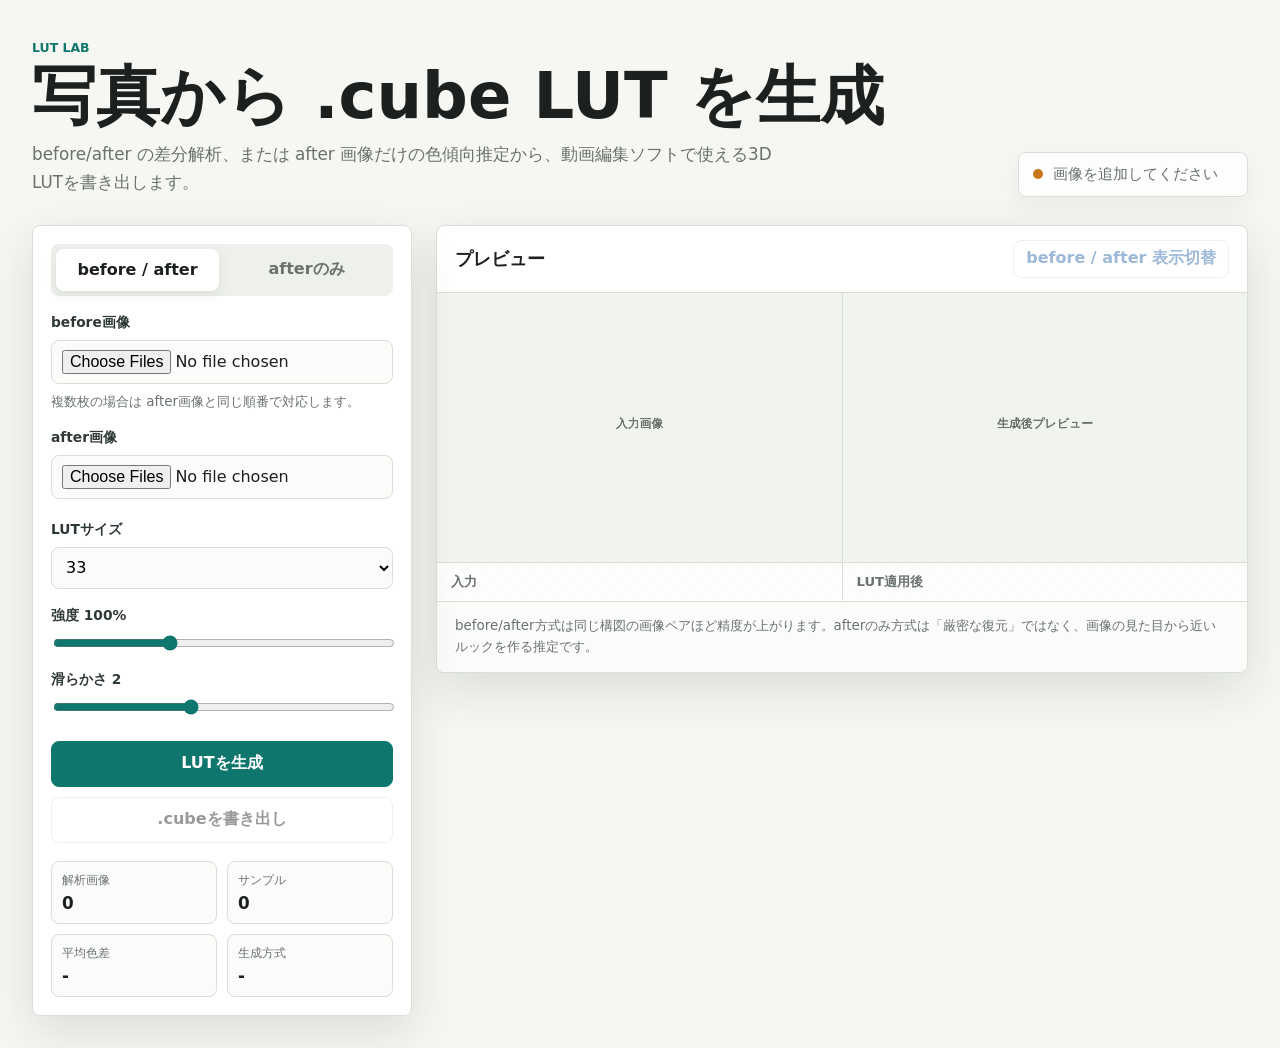
<file: index.html>
<!doctype html>
<html lang="ja">
  <head>
    <meta charset="utf-8" />
    <meta name="viewport" content="width=device-width, initial-scale=1" />
    <title>LUT Lab</title>
    <link rel="stylesheet" href="styles.css" />
  </head>
  <body>
    <main class="app-shell">
      <section class="hero">
        <div>
          <p class="eyebrow">LUT Lab</p>
          <h1>写真から .cube LUT を生成</h1>
          <p class="lead">
            before/after の差分解析、または after 画像だけの色傾向推定から、動画編集ソフトで使える3D LUTを書き出します。
          </p>
        </div>
        <div class="status-panel" aria-live="polite">
          <span class="status-dot" id="statusDot"></span>
          <span id="statusText">画像を追加してください</span>
        </div>
      </section>

      <section class="workspace">
        <aside class="controls" aria-label="LUT生成設定">
          <div class="mode-tabs" role="tablist" aria-label="生成モード">
            <button class="mode-tab is-active" id="pairModeBtn" type="button" data-mode="pair">before / after</button>
            <button class="mode-tab" id="lookModeBtn" type="button" data-mode="look">afterのみ</button>
          </div>

          <div class="mode-panel is-active" id="pairPanel">
            <div class="input-group">
              <label for="beforeFiles">before画像</label>
              <input id="beforeFiles" type="file" accept="image/*" multiple />
              <p class="hint">複数枚の場合は after画像と同じ順番で対応します。</p>
            </div>
            <div class="input-group">
              <label for="afterFiles">after画像</label>
              <input id="afterFiles" type="file" accept="image/*" multiple />
            </div>
          </div>

          <div class="mode-panel" id="lookPanel">
            <div class="input-group">
              <label for="lookFiles">after画像</label>
              <input id="lookFiles" type="file" accept="image/*" multiple />
              <p class="hint">複数枚を使うと、単一写真の偏りを減らして共通の色傾向を拾いやすくなります。</p>
            </div>
          </div>

          <div class="settings-grid">
            <div class="input-group">
              <label for="lutSize">LUTサイズ</label>
              <select id="lutSize">
                <option value="17">17</option>
                <option value="33" selected>33</option>
              </select>
            </div>
            <div class="input-group">
              <label for="strength">強度 <span id="strengthValue">100%</span></label>
              <input id="strength" type="range" min="0" max="300" value="100" />
            </div>
            <div class="input-group">
              <label for="smoothness">滑らかさ <span id="smoothnessValue">2</span></label>
              <input id="smoothness" type="range" min="0" max="5" value="2" />
            </div>
          </div>

          <div class="actions">
            <button class="primary" id="generateBtn" type="button">LUTを生成</button>
            <button id="downloadBtn" type="button" disabled>.cubeを書き出し</button>
          </div>

          <dl class="metrics">
            <div>
              <dt>解析画像</dt>
              <dd id="metricImages">0</dd>
            </div>
            <div>
              <dt>サンプル</dt>
              <dd id="metricSamples">0</dd>
            </div>
            <div>
              <dt>平均色差</dt>
              <dd id="metricDelta">-</dd>
            </div>
            <div>
              <dt>生成方式</dt>
              <dd id="metricMode">-</dd>
            </div>
          </dl>
        </aside>

        <section class="preview-area" aria-label="プレビュー">
          <div class="preview-toolbar">
            <h2>プレビュー</h2>
            <button id="swapPreviewBtn" type="button" disabled>before / after 表示切替</button>
          </div>
          <div class="canvas-grid">
            <figure>
              <canvas id="sourceCanvas" width="960" height="640"></canvas>
              <figcaption>入力</figcaption>
            </figure>
            <figure>
              <canvas id="resultCanvas" width="960" height="640"></canvas>
              <figcaption>LUT適用後</figcaption>
            </figure>
          </div>
          <div class="notes">
            <p>
              before/after方式は同じ構図の画像ペアほど精度が上がります。afterのみ方式は「厳密な復元」ではなく、画像の見た目から近いルックを作る推定です。
            </p>
          </div>
        </section>
      </section>
    </main>

    <script src="app.js"></script>
  </body>
</html>
</file>
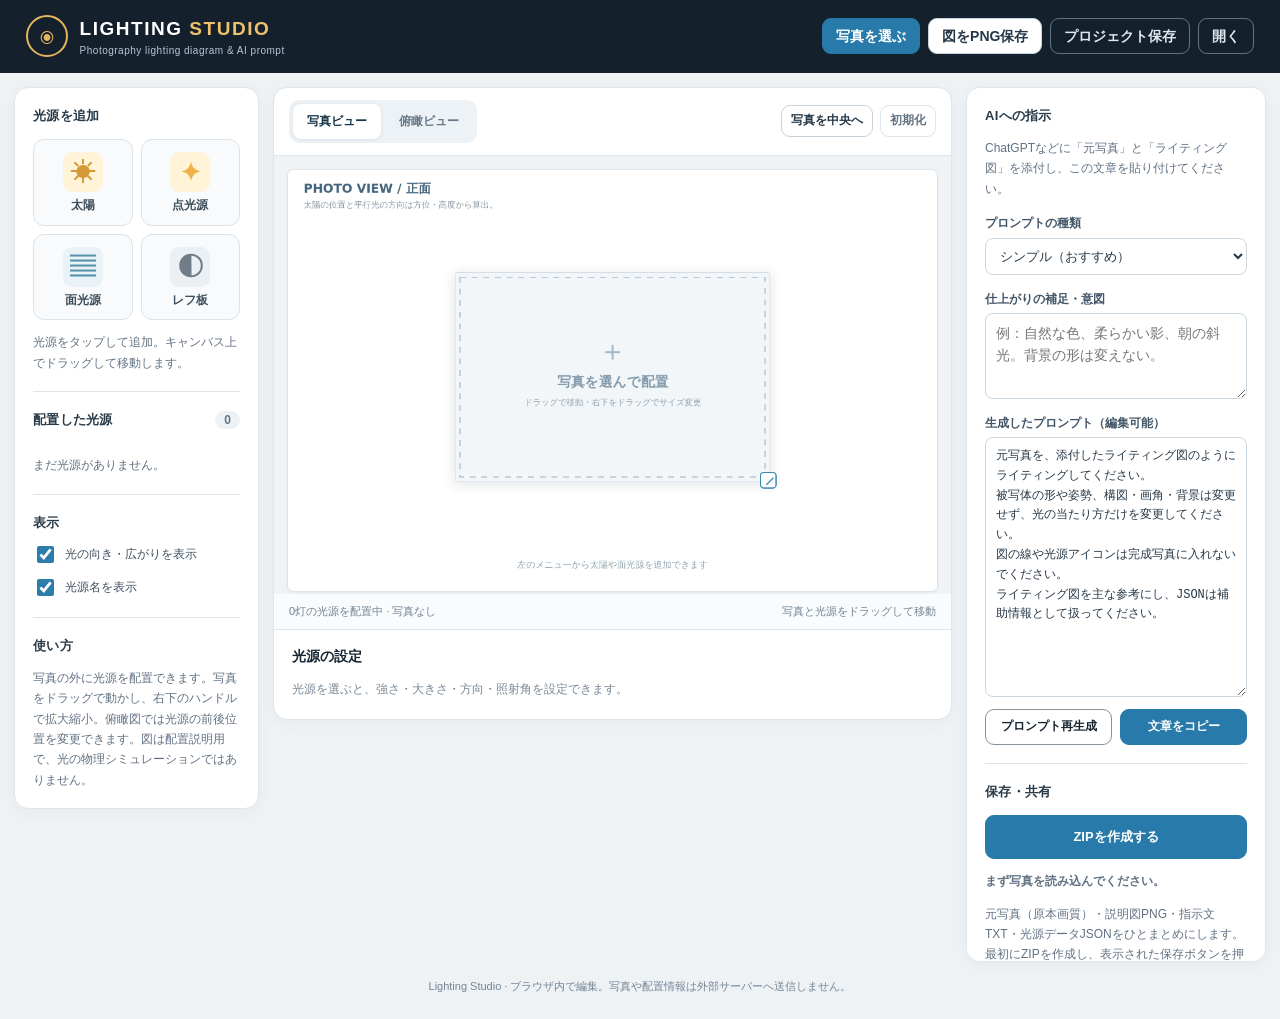
<file: lighting-studio/index.html>
<!doctype html>
<html lang="ja">
<head>
  <meta charset="utf-8">
  <meta name="viewport" content="width=device-width, initial-scale=1, viewport-fit=cover">
  <meta name="theme-color" content="#14212d">
  <meta name="description" content="写真のライティング配置を図解し、ChatGPTなどの画像AI向けプロンプトを作成する無料Webツール">
  <title>Lighting Studio — ライティング図エディター</title>
  <link rel="stylesheet" href="./style.css?v=20261021d">
</head>
<body>
<div class="app">
  <header class="header">
    <div class="brand"><div class="brand-mark">◉</div><div><div class="brand-name">LIGHTING <span>STUDIO</span></div><div class="brand-sub">Photography lighting diagram &amp; AI prompt</div></div></div>
    <div class="header-actions">
      <label class="button primary upload-btn">写真を選ぶ<input id="photoInput" type="file" accept="image/*" hidden></label>
      <button id="exportBtn" class="button">図をPNG保存</button>
      <button id="saveBtn" class="button subtle">プロジェクト保存</button>
      <label class="button subtle">開く<input id="projectInput" type="file" accept=".json,application/json" hidden></label>
    </div>
  </header>
  <main class="layout">
    <aside class="tools panel">
      <div class="section-title">光源を追加</div>
      <div class="tool-grid">
        <button type="button" class="tool" data-add="sun"><span class="tool-symbol sun">☀</span><span>太陽</span></button>
        <button type="button" class="tool" data-add="point"><span class="tool-symbol point">✦</span><span>点光源</span></button>
        <button type="button" class="tool" data-add="softbox"><span class="tool-symbol softbox">▤</span><span>面光源</span></button>
        <button type="button" class="tool" data-add="reflector"><span class="tool-symbol reflector">◐</span><span>レフ板</span></button>
      </div>
      <p class="aside-help">光源をタップして追加。キャンバス上でドラッグして移動します。</p>
      <div class="divider"></div>
      <div class="section-row"><span class="section-title">配置した光源</span><span id="lightCount" class="count">0</span></div>
      <div id="lightList" class="light-list"></div>
      <div class="divider"></div>
      <div class="section-title">表示</div>
      <label class="check"><input id="showBeams" type="checkbox" checked> 光の向き・広がりを表示</label>
      <label class="check"><input id="showLabels" type="checkbox" checked> 光源名を表示</label>
      <div class="divider"></div>
      <div class="section-title">使い方</div>
      <p class="aside-help">写真の外に光源を配置できます。写真をドラッグで動かし、右下のハンドルで拡大縮小。俯瞰図では光源の前後位置を変更できます。図は配置説明用で、光の物理シミュレーションではありません。</p>
    </aside>
    <section class="editor panel">
      <div class="editor-head">
        <div class="tabs" role="tablist" aria-label="ビューの切り替え">
          <button id="frontTab" class="tab active" role="tab" aria-selected="true">写真ビュー</button>
          <button id="topTab" class="tab" role="tab" aria-selected="false">俯瞰ビュー</button>
        </div>
        <div class="stage-actions"><button id="centerPhoto" class="button small">写真を中央へ</button><button id="resetBtn" class="button small subtle">初期化</button></div>
      </div>
      <div class="canvas-shell"><canvas id="diagram" width="1000" height="650" aria-label="ライティング配置の編集キャンバス">Canvas対応ブラウザをご利用ください。</canvas></div>
      <div class="status-bar"><span id="status">写真を読み込むか、光源を追加して開始</span><span id="viewHint">写真と光源をドラッグできます</span></div>
      <div class="properties">
        <div class="section-row"><h2 id="propertyTitle">光源の設定</h2><button id="deleteLight" class="button danger small" hidden>光源を削除</button></div>
        <div id="emptyProperties" class="empty-properties">光源を選ぶと、強さ・大きさ・方向・照射角を設定できます。</div>
        <div id="propertyFields" hidden>
          <div class="field-grid">
            <label class="field"><span>名前</span><input id="lightName" type="text" maxlength="40"></label>
            <label class="field"><span>光の強さ <output id="powerOut"></output></span><input id="power" type="range" min="0" max="200" step="5"></label>
            <label class="field" id="widthField"><span>幅・直径 <output id="widthOut"></output></span><input id="widthRange" type="range" min="0.2" max="4" step="0.1"></label>
            <label class="field" id="heightField"><span>高さ <output id="heightOut"></output></span><input id="heightRange" type="range" min="0.2" max="3" step="0.1"></label>
            <label class="field" id="spreadField"><span>照射角 <output id="spreadOut"></output></span><input id="spread" type="range" min="10" max="170" step="5"></label>
            <label class="field" id="yawField"><span>照射方向（俯瞰） <output id="yawOut"></output></span><input id="yaw" type="range" min="-180" max="180" step="5"></label>
            <label class="field" id="azimuthField" hidden><span>太陽の方位（カメラ側0°・右90°） <output id="azimuthOut"></output></span><input id="azimuth" type="range" min="-180" max="180" step="5"></label>
            <label class="field" id="elevationField" hidden><span>太陽高度（90°＝真上） <output id="elevationOut"></output></span><input id="elevation" type="range" min="0" max="90" step="1"></label>
            <label class="field" id="positionXField"><span>左右位置 X <output id="posXOut"></output></span><input id="posX" type="range" min="-6" max="6" step="0.1"></label>
            <label class="field" id="positionYField"><span>高さ Y <output id="posYOut"></output></span><input id="posY" type="range" min="-1" max="6" step="0.1"></label>
            <label class="field" id="positionZField"><span>奥行き Z <output id="posZOut"></output></span><input id="posZ" type="range" min="-5" max="5" step="0.1"></label>
            <label class="field"><span>光の色</span><input id="lightColor" type="color" value="#ffffff"></label>
          </div>
          <p class="property-note">単位は作図用の相対mです。太陽は無限遠光源として方位と高度で管理します。レフ板の「強さ」は反射寄与の目安です。</p>
        </div>
      </div>
    </section>
    <aside class="output panel">
      <div class="section-title">AIへの指示</div>
      <p class="aside-help">ChatGPTなどに「元写真」と「ライティング図」を添付し、この文章を貼り付けてください。</p>
      <label class="field"><span>プロンプトの種類</span><select id="promptMode" aria-label="プロンプトの種類"><option value="simple">シンプル（おすすめ）</option><option value="detailed">詳細（光源設定を文章化）</option></select></label>
      <label class="field"><span>仕上がりの補足・意図</span><textarea id="intent" rows="3" placeholder="例：自然な色、柔らかい影、朝の斜光。背景の形は変えない。"></textarea></label>
      <label class="field"><span>生成したプロンプト（編集可能）</span><textarea id="prompt" rows="9" spellcheck="false"></textarea></label>
      <div class="output-buttons"><button id="regenerate" class="button subtle">プロンプト再生成</button><button id="copyPrompt" class="button primary">文章をコピー</button></div>
      <div class="divider"></div>
      <div class="section-title">保存・共有</div>
      <button id="zipBtn" class="button primary zip-button" type="button">ZIPを作成する</button>
      <input id="zipSourceInput" type="file" accept="image/*" hidden>
      <div id="zipReady" class="zip-ready" hidden>
        <a id="zipDownloadLink" class="button primary zip-button" download="lighting-package.zip" href="#">ZIPをファイルに保存</a>
        <button id="zipShareBtn" class="button zip-button" type="button" hidden>iPhoneの共有メニューを開く</button>
      </div>
      <p id="zipStatus" class="aside-help zip-status" role="status" aria-live="polite">まず写真を読み込んでください。</p>
      <p class="aside-help">元写真（原本画質）・説明図PNG・指示文TXT・光源データJSONをひとまとめにします。最初にZIPを作成し、表示された保存ボタンを押してください。</p>
      <div class="output-buttons"><button id="jsonBtn" class="button">光源データ JSON</button><button id="txtBtn" class="button">指示文 TXT</button></div>
      <p class="aside-help">JSONには光源・被写体・カメラの位置情報を保存。元写真は含めません。プロジェクト保存には縮小した写真が含まれるため、ファイルが大きくなる場合があります。</p>
    </aside>
  </main>
  <footer>Lighting Studio · ブラウザ内で編集。写真や配置情報は外部サーバーへ送信しません。</footer>
</div>
<div id="toast" class="toast" role="status" aria-live="polite"></div>
<script src="./zip.js?v=20261021d"></script>
<script src="./app.js?v=20261021d"></script>
</body>
</html>
</file>
<file: styles.css>
:root {
  color-scheme: light;
  --bg: #f6f7f3;
  --paper: #ffffff;
  --ink: #1c211f;
  --muted: #69726d;
  --line: #d9ded7;
  --accent: #0f766e;
  --accent-strong: #115e59;
  --amber: #c97718;
  --blue: #2563a9;
  --shadow: 0 16px 48px rgba(28, 33, 31, 0.12);
}

* {
  box-sizing: border-box;
}

body {
  margin: 0;
  min-height: 100vh;
  background: var(--bg);
  color: var(--ink);
  font-family:
    Inter, ui-sans-serif, system-ui, -apple-system, BlinkMacSystemFont, "Segoe UI",
    sans-serif;
}

button,
input,
select {
  font: inherit;
}

button {
  border: 1px solid var(--line);
  border-radius: 8px;
  background: var(--paper);
  color: var(--ink);
  cursor: pointer;
}

button:disabled {
  cursor: not-allowed;
  opacity: 0.45;
}

.app-shell {
  width: min(1440px, 100%);
  margin: 0 auto;
  padding: 32px;
}

.hero {
  display: grid;
  grid-template-columns: minmax(0, 1fr) auto;
  gap: 24px;
  align-items: end;
  padding: 8px 0 28px;
}

.eyebrow {
  margin: 0 0 10px;
  color: var(--accent);
  font-size: 0.78rem;
  font-weight: 800;
  letter-spacing: 0;
  text-transform: uppercase;
}

h1,
h2,
p {
  margin-top: 0;
}

h1 {
  margin-bottom: 12px;
  font-size: clamp(2.1rem, 5vw, 4.8rem);
  line-height: 0.98;
  letter-spacing: 0;
}

.lead {
  max-width: 760px;
  margin-bottom: 0;
  color: var(--muted);
  font-size: 1.05rem;
  line-height: 1.7;
}

.status-panel {
  display: flex;
  min-width: 230px;
  align-items: center;
  gap: 10px;
  border: 1px solid var(--line);
  border-radius: 8px;
  background: rgba(255, 255, 255, 0.74);
  padding: 12px 14px;
  box-shadow: 0 8px 24px rgba(28, 33, 31, 0.06);
  color: var(--muted);
  font-size: 0.92rem;
}

.status-dot {
  width: 10px;
  height: 10px;
  flex: 0 0 auto;
  border-radius: 999px;
  background: var(--amber);
}

.status-dot.ready {
  background: var(--accent);
}

.status-dot.error {
  background: #b42318;
}

.workspace {
  display: grid;
  grid-template-columns: 380px minmax(0, 1fr);
  gap: 24px;
  align-items: start;
}

.controls,
.preview-area {
  border: 1px solid var(--line);
  border-radius: 8px;
  background: var(--paper);
  box-shadow: var(--shadow);
}

.controls {
  position: sticky;
  top: 24px;
  padding: 18px;
}

.mode-tabs {
  display: grid;
  grid-template-columns: 1fr 1fr;
  gap: 6px;
  margin-bottom: 18px;
  border-radius: 8px;
  background: #edf0eb;
  padding: 5px;
}

.mode-tab {
  min-height: 42px;
  border: 0;
  background: transparent;
  color: var(--muted);
  font-weight: 750;
}

.mode-tab.is-active {
  background: var(--paper);
  color: var(--ink);
  box-shadow: 0 4px 12px rgba(28, 33, 31, 0.08);
}

.mode-panel {
  display: none;
}

.mode-panel.is-active {
  display: block;
}

.input-group {
  display: grid;
  gap: 8px;
  margin-bottom: 16px;
}

label {
  color: #2f3934;
  font-size: 0.86rem;
  font-weight: 800;
}

input[type="file"],
select {
  width: 100%;
  min-height: 42px;
  border: 1px solid var(--line);
  border-radius: 8px;
  background: #fbfcfa;
  padding: 9px 10px;
}

input[type="range"] {
  width: 100%;
  accent-color: var(--accent);
}

.hint,
.notes p {
  margin: 0;
  color: var(--muted);
  font-size: 0.84rem;
  line-height: 1.55;
}

.settings-grid {
  display: grid;
  grid-template-columns: 1fr;
  gap: 2px;
  padding-top: 6px;
}

.actions {
  display: grid;
  grid-template-columns: 1fr;
  gap: 10px;
  margin: 8px 0 18px;
}

.actions button {
  min-height: 46px;
  font-weight: 800;
}

.actions .primary {
  border-color: var(--accent);
  background: var(--accent);
  color: #fff;
}

.actions .primary:hover {
  background: var(--accent-strong);
}

.metrics {
  display: grid;
  grid-template-columns: 1fr 1fr;
  gap: 10px;
  margin: 0;
}

.metrics div {
  border: 1px solid var(--line);
  border-radius: 8px;
  background: #fbfcfa;
  padding: 10px;
}

.metrics dt {
  color: var(--muted);
  font-size: 0.76rem;
}

.metrics dd {
  margin: 4px 0 0;
  font-size: 1.05rem;
  font-weight: 850;
}

.preview-area {
  overflow: hidden;
}

.preview-toolbar {
  display: flex;
  min-height: 66px;
  align-items: center;
  justify-content: space-between;
  gap: 16px;
  border-bottom: 1px solid var(--line);
  padding: 14px 18px;
}

.preview-toolbar h2 {
  margin: 0;
  font-size: 1.1rem;
}

.preview-toolbar button {
  min-height: 38px;
  padding: 0 12px;
  color: var(--blue);
  font-weight: 750;
}

.canvas-grid {
  display: grid;
  grid-template-columns: 1fr 1fr;
  gap: 1px;
  background: var(--line);
}

figure {
  display: grid;
  gap: 0;
  margin: 0;
  background:
    linear-gradient(45deg, #e5e9e2 25%, transparent 25%),
    linear-gradient(-45deg, #e5e9e2 25%, transparent 25%),
    linear-gradient(45deg, transparent 75%, #e5e9e2 75%),
    linear-gradient(-45deg, transparent 75%, #e5e9e2 75%);
  background-color: #f9faf8;
  background-position:
    0 0,
    0 8px,
    8px -8px,
    -8px 0;
  background-size: 16px 16px;
}

canvas {
  display: block;
  width: 100%;
  aspect-ratio: 3 / 2;
  background: #f1f3ef;
}

figcaption {
  border-top: 1px solid var(--line);
  background: rgba(255, 255, 255, 0.88);
  padding: 10px 14px;
  color: var(--muted);
  font-size: 0.82rem;
  font-weight: 750;
}

.notes {
  border-top: 1px solid var(--line);
  padding: 14px 18px;
  background: #fbfcfa;
}

@media (max-width: 980px) {
  .app-shell {
    padding: 20px;
  }

  .hero,
  .workspace {
    grid-template-columns: 1fr;
  }

  .controls {
    position: static;
  }
}

@media (max-width: 680px) {
  .app-shell {
    padding: 14px;
  }

  h1 {
    font-size: 2.2rem;
  }

  .canvas-grid {
    grid-template-columns: 1fr;
  }

  .preview-toolbar {
    align-items: stretch;
    flex-direction: column;
  }

  .metrics {
    grid-template-columns: 1fr;
  }
}
</file>
<file: lighting-studio/style.css>
:root{--bg:#eef2f5;--ink:#172633;--muted:#617183;--line:#dee5eb;--navy:#14212d;--blue:#2c7daa;--orange:#d69337;--white:#fff;--soft:#f5f8fa}*{box-sizing:border-box}body{margin:0;background:var(--bg);color:var(--ink);font:14px/1.55 -apple-system,BlinkMacSystemFont,"Hiragino Kaku Gothic ProN","Hiragino Sans","Noto Sans JP",sans-serif}button,input,textarea{font:inherit}button{cursor:pointer}button:disabled{opacity:.5;cursor:default}[hidden]{display:none!important}.zip-ready{display:grid;gap:7px;margin-top:9px}.zip-status{font-weight:650;color:#36596f}button:focus-visible,label:focus-within,.tool:focus-visible{outline:3px solid #71b3e0;outline-offset:2px}.app{min-height:100vh}.header{display:flex;align-items:center;justify-content:space-between;gap:20px;background:var(--navy);color:#fff;padding:14px clamp(16px,2vw,32px)}.brand{display:flex;align-items:center;gap:12px;white-space:nowrap}.brand-mark{display:grid;place-items:center;width:42px;height:42px;border:2px solid #e6b55d;border-radius:50%;color:#e6b55d;font-size:28px}.brand-name{font-size:19px;font-weight:850;letter-spacing:.08em}.brand-name span{color:#efc16c}.brand-sub{font-size:10px;letter-spacing:.05em;color:#b7c6d4}.header-actions,.output-buttons{display:flex;gap:8px;flex-wrap:wrap}.button{display:inline-flex;align-items:center;justify-content:center;gap:6px;min-height:36px;padding:7px 13px;border:1px solid #c7d3dc;border-radius:9px;background:#fff;color:#253747;font-weight:650;white-space:nowrap;line-height:1.3;text-decoration:none}.button:hover{background:#edf5fa}.button.primary{background:#277aa9;border-color:#277aa9;color:#fff}.button.primary:hover{background:#1d658e}.button.subtle{background:transparent;color:inherit;border-color:#87939c}.button.small{min-height:32px;padding:5px 9px;font-size:12px}.button.danger{background:#fff0ed;color:#a73525;border-color:#f4cac1}.header .button.subtle{color:#e0e7ed;border-color:#617381}.header .button.subtle:hover{background:#304251}.layout{display:grid;grid-template-columns:minmax(210px,245px) minmax(0,1fr) minmax(255px,300px);gap:14px;padding:14px;max-width:1840px;margin:0 auto;align-items:start}.panel{min-width:0;background:#fff;border:1px solid var(--line);border-radius:14px;box-shadow:0 3px 15px #2132440a}.tools,.output{padding:18px;position:sticky;top:12px;max-height:calc(100vh - 25px);overflow-y:auto}.section-title{color:#293b49;font-weight:800;font-size:13px;letter-spacing:.02em}.tool-grid{display:grid;grid-template-columns:1fr 1fr;gap:8px;margin-top:13px}.tool{display:flex;align-items:center;flex-direction:column;gap:4px;justify-content:center;padding:12px 5px 10px;border-radius:11px;border:1px solid #dae3e9;background:#f8fafb;color:#3d4f5c;font-weight:650;font-size:12px;min-height:84px}.tool:hover{background:#edf6fa;border-color:#96bdcf}.tool-symbol{display:grid;place-items:center;width:40px;height:40px;border-radius:9px;font-size:25px}.tool-symbol.sun{color:#d69936;background:#fff4d7}.tool-symbol.point{color:#f0b34c;background:#fff4d7}.tool-symbol.softbox{color:#5593ac;background:#e9f2f7}.tool-symbol.reflector{color:#707c88;background:#eaf0f3}.aside-help{color:var(--muted);font-size:12px;line-height:1.7;margin:12px 0 0}.divider{border-top:1px solid var(--line);margin:18px 0}.section-row{display:flex;align-items:center;justify-content:space-between;gap:12px}.count{border-radius:20px;background:#edf2f6;padding:0 9px;color:#657688;font-size:12px;font-weight:700}.light-list{display:grid;gap:7px;margin-top:13px}.light-item{display:flex;align-items:center;gap:10px;width:100%;padding:9px;border-radius:9px;border:1px solid var(--line);background:white;color:#2c3d4b;text-align:left}.light-item.active{border-color:#3190c0;background:#eef7fc}.light-item .light-ico{display:grid;place-items:center;border-radius:8px;flex:none;width:32px;height:32px;background:#fff2d4;color:#9b6d23;font-size:18px}.light-item .light-item-text{min-width:0;flex:1}.light-item .light-item-name{font-size:12px;font-weight:700;overflow:hidden;text-overflow:ellipsis;white-space:nowrap}.light-item .light-item-type{font-size:10px;color:#64798a}.check{display:flex;align-items:center;gap:8px;margin-top:10px;color:#3f5061;font-size:12px}.check input{width:17px;height:17px;accent-color:var(--blue)}.editor{overflow:hidden}.editor-head{display:flex;justify-content:space-between;align-items:center;gap:8px;padding:12px 15px;border-bottom:1px solid var(--line)}.tabs{display:flex;gap:4px;background:#edf2f6;border-radius:10px;padding:4px}.tab{background:transparent;border:0;color:#67788a;border-radius:8px;padding:8px 14px;font-weight:750;font-size:12px;white-space:nowrap}.tab.active{background:#fff;color:#17364a;box-shadow:0 1px 4px #1f3f5b17}.stage-actions{display:flex;gap:7px}.stage-actions .subtle{border-color:var(--line);color:#657584}.canvas-shell{padding:13px 13px 2px;background:#f0f3f6}.canvas-shell canvas{display:block;width:100%;height:auto;background:white;border:1px solid #dbe2e8;border-radius:7px;touch-action:none;cursor:grab;box-shadow:0 1px 3px #1122330d}.canvas-shell canvas:active{cursor:grabbing}.status-bar{display:flex;justify-content:space-between;gap:10px;padding:9px 15px;font-size:11px;color:#738494;background:#f9fbfc;border-bottom:1px solid var(--line)}.properties{padding:16px 18px 20px}.properties h2{font-size:14px;margin:0}.empty-properties{font-size:12px;margin-top:12px;color:#778695}.field-grid{display:grid;grid-template-columns:repeat(3,minmax(0,1fr));gap:12px 16px;margin-top:14px}.field{display:flex;flex-direction:column;gap:5px;min-width:0}.field>span{font-size:12px;color:#425668;font-weight:700}.field output{color:#2380ae;font-weight:750;font-variant-numeric:tabular-nums}.field input[type=text],.field textarea,.field select,textarea{width:100%;border-radius:8px;border:1px solid #cbd8e2;color:#263746;background:#fff;padding:9px 10px;outline:none;resize:vertical}.field input[type=range]{width:100%;accent-color:#3789b3}.field input[type=color]{height:34px;width:100%;padding:3px;border:1px solid #cfdae2;border-radius:8px;background:#fff}.field input[type=text]:focus,.field textarea:focus{border-color:#2584b4;box-shadow:0 0 0 3px #2689b31c}.property-note{color:#7b8894;font-size:11px;margin:14px 0 0}.output>.field{margin-top:15px}.output #prompt{font:12px/1.65 ui-monospace,SFMono-Regular,Consolas,monospace;min-height:260px;white-space:pre-wrap}.zip-button{width:100%;margin-top:13px;min-height:44px;font-size:13px}.output-buttons{margin-top:12px}.output-buttons .button{flex:1;font-size:12px}.toast{position:fixed;left:50%;bottom:24px;transform:translate(-50%,20px);background:#172c3d;color:white;border-radius:12px;padding:12px 18px;box-shadow:0 6px 26px #0b21354d;font-size:13px;z-index:200;pointer-events:none;opacity:0;transition:opacity .2s,transform .2s;text-align:center}.toast.show{opacity:1;transform:translate(-50%,0)}footer{text-align:center;color:#748595;font-size:11px;padding:2px 18px 24px}@media (max-width:1270px){.layout{grid-template-columns:195px minmax(0,1fr)}.output{grid-column:2;position:static;max-height:none}.tools{grid-row:1 / span 2}.field-grid{grid-template-columns:repeat(2,minmax(0,1fr))}}@media (max-width:760px){.header{flex-wrap:wrap;gap:11px;padding:12px}.header-actions{width:100%;gap:6px}.header-actions .button{flex:1;padding:8px 7px;font-size:11px}.brand-mark{width:35px;height:35px;font-size:23px}.brand-name{font-size:16px}.layout{grid-template-columns:minmax(0,1fr);gap:10px;padding:9px}.tools,.output{grid-row:auto;grid-column:1;position:static;max-height:none;padding:13px}.tools{order:2}.editor{order:1}.output{order:3}.tool-grid{grid-template-columns:repeat(4,1fr);margin-top:9px}.tool{min-height:65px;font-size:10px;padding:6px 2px}.tool-symbol{width:29px;height:29px;font-size:21px}.tools .divider,.tools>.aside-help,.tools>.section-title:last-of-type{display:none}.tools .light-list{grid-template-columns:repeat(2,minmax(0,1fr))}.tools .section-row{margin-top:13px}.editor-head{flex-wrap:wrap;padding:9px}.tab{padding:7px 10px}.stage-actions .button{font-size:11px}.canvas-shell{padding:8px 8px 0}.status-bar{font-size:10px;flex-wrap:wrap;padding:8px}.properties{padding:13px}.field-grid{gap:13px 12px}.property-note{font-size:10px}.output #prompt{min-height:215px}footer{padding-bottom:45px}}@media(max-width:370px){.field-grid{grid-template-columns:1fr}.brand-sub{font-size:9px}.stage-actions .button{padding:5px 6px}}
</file>
